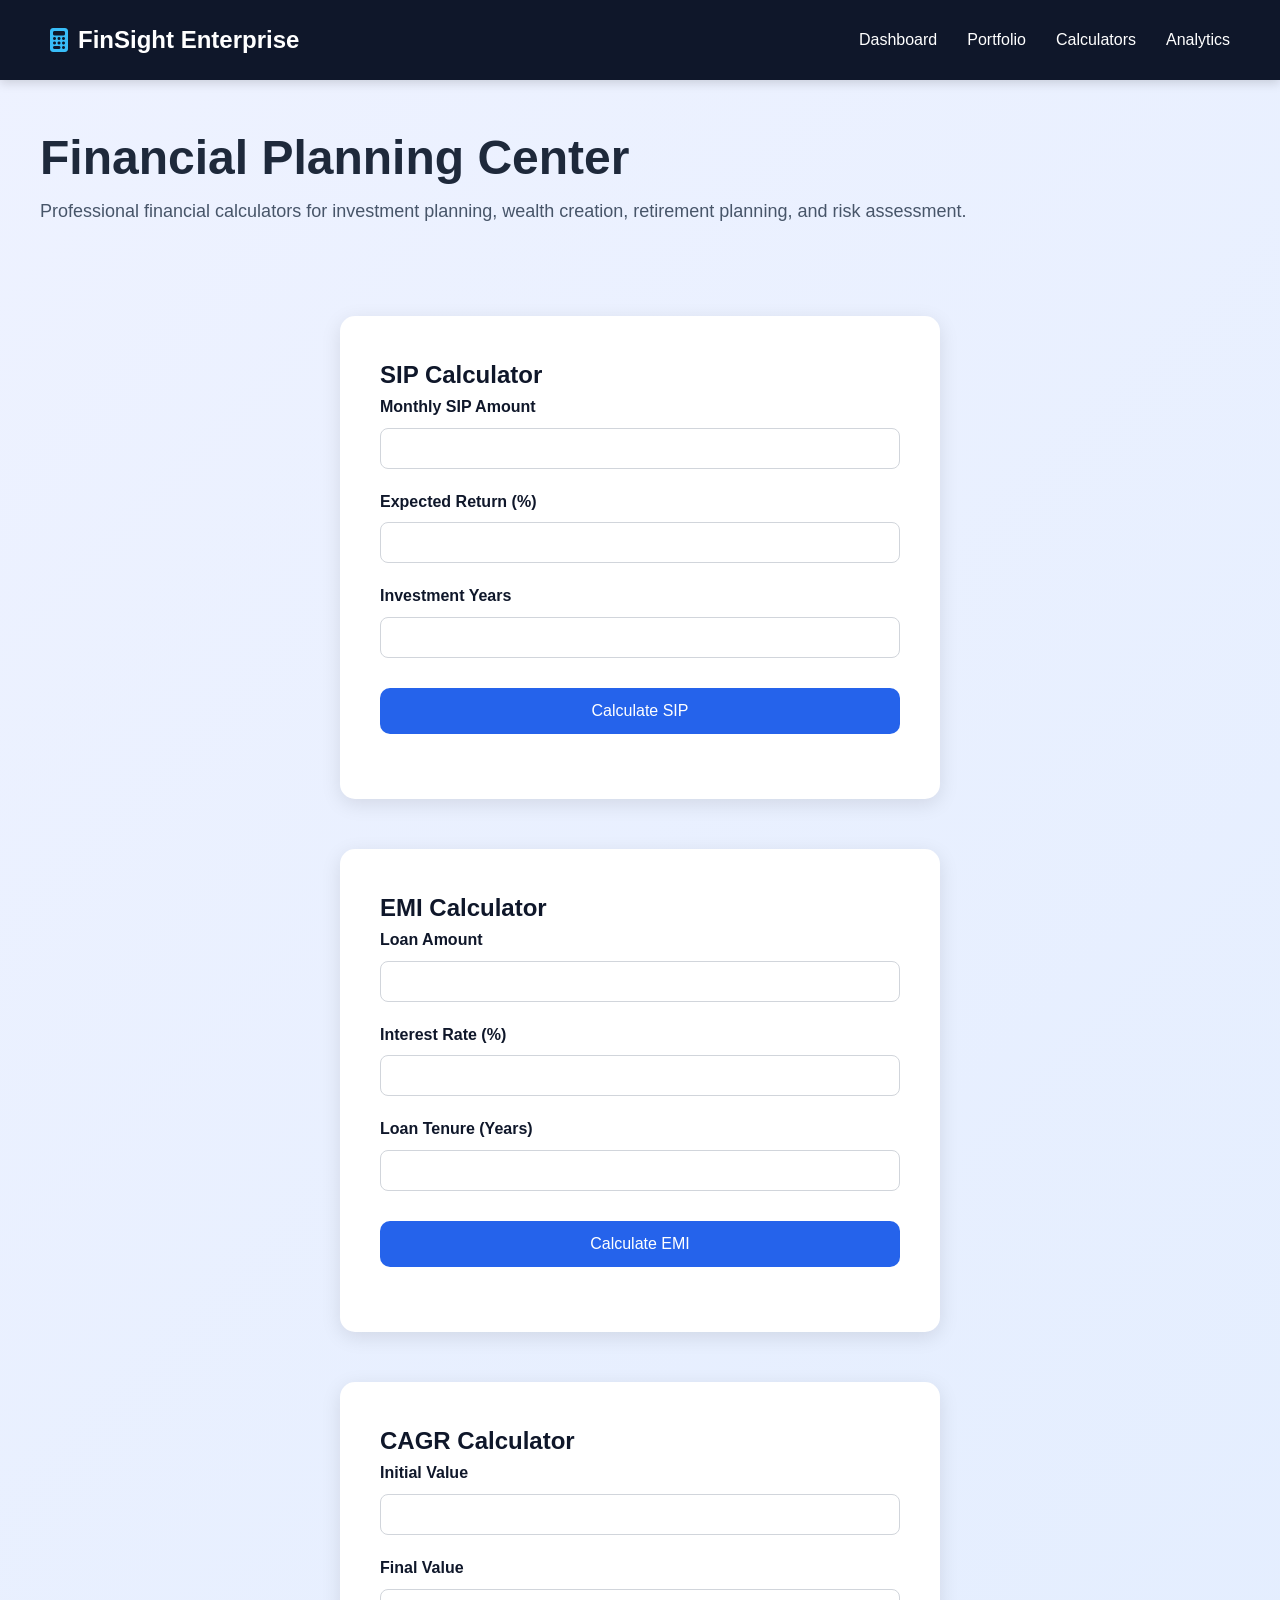
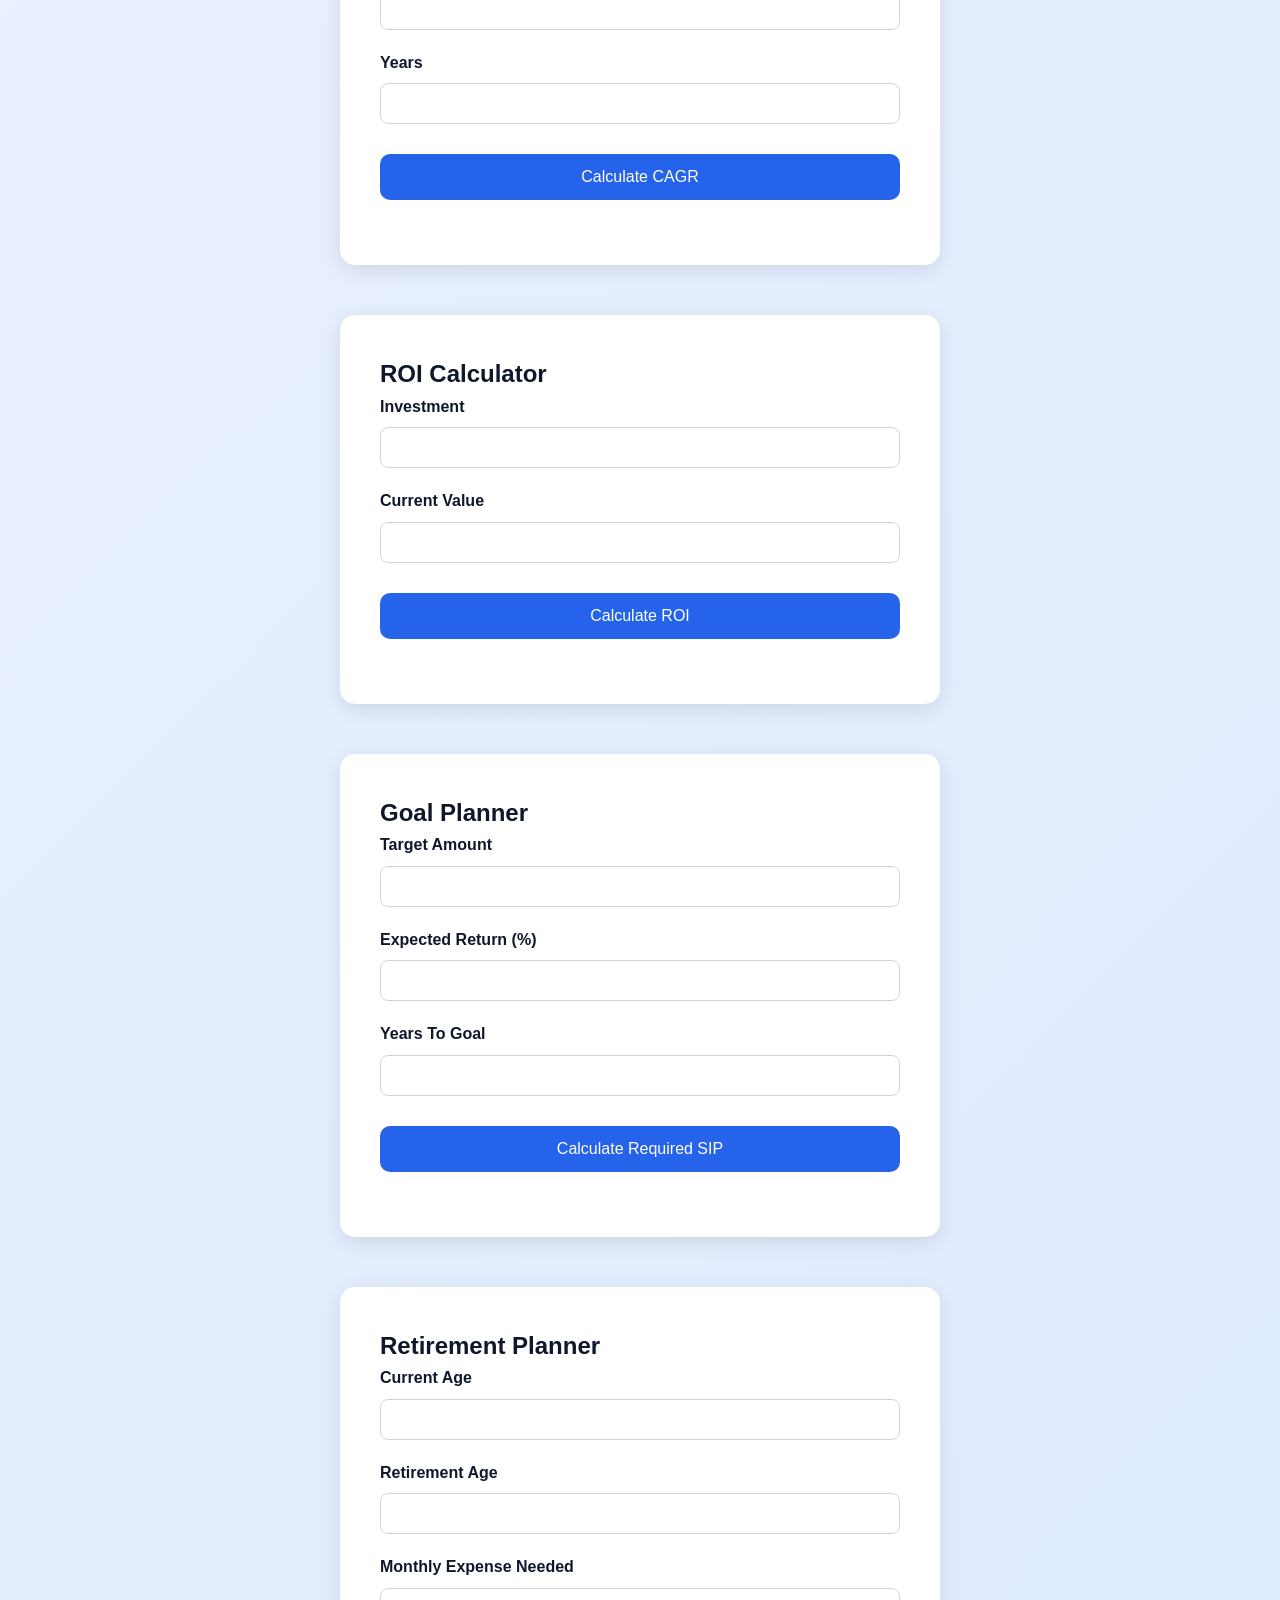
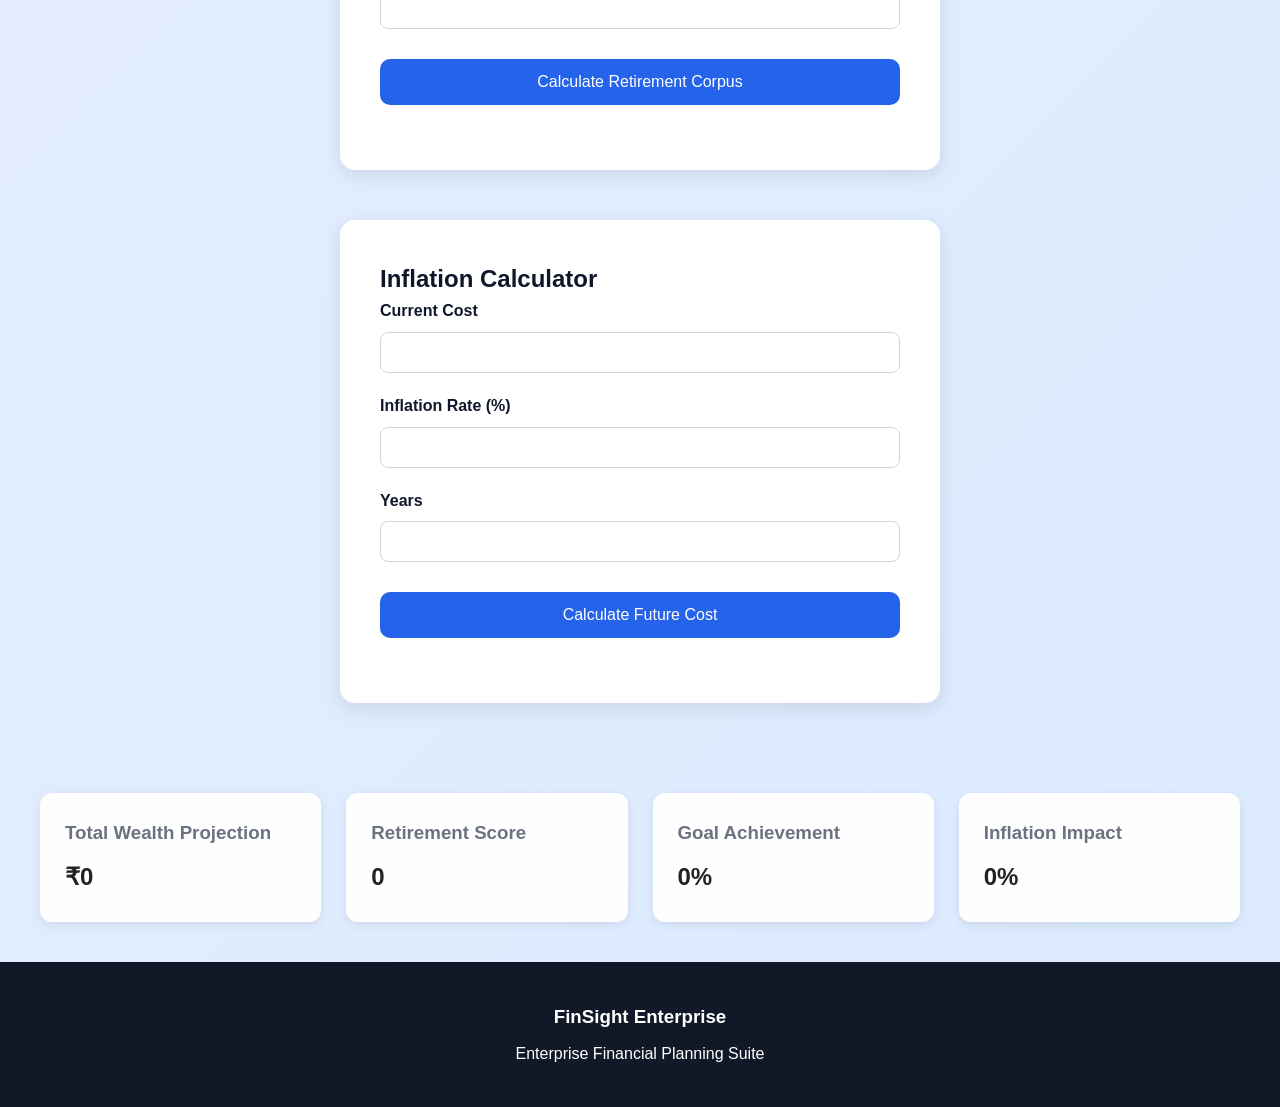
<file: calculators.html>
<!DOCTYPE html>
<html lang="en">

<head>

<meta charset="UTF-8">

<meta name="viewport"
content="width=device-width, initial-scale=1.0">

<title>
Financial Calculators | FinSight Enterprise
</title>

<link rel="stylesheet"
href="css/style.css">

<link rel="stylesheet"
href="https://cdnjs.cloudflare.com/ajax/libs/font-awesome/6.5.1/css/all.min.css">

</head>

<body>

<!-- NAVBAR -->

<nav class="navbar">

<div class="logo">

<i class="fa-solid fa-calculator"></i>

FinSight Enterprise

</div>

<ul class="nav-links">

<li><a href="dashboard.html">Dashboard</a></li>
<li><a href="portfolio.html">Portfolio</a></li>
<li><a href="calculators.html">Calculators</a></li>
<li><a href="analytics.html">Analytics</a></li>

</ul>

</nav>

<!-- HEADER -->

<section class="dashboard-container">

<h1>

Financial Planning Center

</h1>

<p>

Professional financial calculators
for investment planning,
wealth creation,
retirement planning,
and risk assessment.

</p>

</section>

<!-- SIP CALCULATOR -->

<section class="form-container">

<h2>

SIP Calculator

</h2>

<div class="form-group">

<label>Monthly SIP Amount</label>

<input
type="number"
id="sipAmount">

</div>

<div class="form-group">

<label>Expected Return (%)</label>

<input
type="number"
id="sipRate">

</div>

<div class="form-group">

<label>Investment Years</label>

<input
type="number"
id="sipYears">

</div>

<button
class="submit-btn"
onclick="calculateSIP()">

Calculate SIP

</button>

<h3 id="sipResult"></h3>

</section>

<!-- EMI CALCULATOR -->

<section class="form-container">

<h2>

EMI Calculator

</h2>

<div class="form-group">

<label>Loan Amount</label>

<input
type="number"
id="loanAmount">

</div>

<div class="form-group">

<label>Interest Rate (%)</label>

<input
type="number"
id="loanRate">

</div>

<div class="form-group">

<label>Loan Tenure (Years)</label>

<input
type="number"
id="loanYears">

</div>

<button
class="submit-btn"
onclick="calculateEMI()">

Calculate EMI

</button>

<h3 id="emiResult"></h3>

</section>

<!-- CAGR -->

<section class="form-container">

<h2>

CAGR Calculator

</h2>

<div class="form-group">

<label>Initial Value</label>

<input
type="number"
id="cagrInitial">

</div>

<div class="form-group">

<label>Final Value</label>

<input
type="number"
id="cagrFinal">

</div>

<div class="form-group">

<label>Years</label>

<input
type="number"
id="cagrYears">

</div>

<button
class="submit-btn"
onclick="calculateCAGR()">

Calculate CAGR

</button>

<h3 id="cagrResult"></h3>

</section>

<!-- ROI -->

<section class="form-container">

<h2>

ROI Calculator

</h2>

<div class="form-group">

<label>Investment</label>

<input
type="number"
id="roiInvestment">

</div>

<div class="form-group">

<label>Current Value</label>

<input
type="number"
id="roiCurrent">

</div>

<button
class="submit-btn"
onclick="calculateROIResult()">

Calculate ROI

</button>

<h3 id="roiResult"></h3>

</section>

<!-- GOAL PLANNER -->

<section class="form-container">

<h2>

Goal Planner

</h2>

<div class="form-group">

<label>Target Amount</label>

<input
type="number"
id="goalTarget">

</div>

<div class="form-group">

<label>Expected Return (%)</label>

<input
type="number"
id="goalReturn">

</div>

<div class="form-group">

<label>Years To Goal</label>

<input
type="number"
id="goalYears">

</div>

<button
class="submit-btn"
onclick="calculateGoalSIP()">

Calculate Required SIP

</button>

<h3 id="goalResult"></h3>

</section>

<!-- RETIREMENT -->

<section class="form-container">

<h2>

Retirement Planner

</h2>

<div class="form-group">

<label>Current Age</label>

<input
type="number"
id="currentAge">

</div>

<div class="form-group">

<label>Retirement Age</label>

<input
type="number"
id="retirementAge">

</div>

<div class="form-group">

<label>Monthly Expense Needed</label>

<input
type="number"
id="monthlyExpense">

</div>

<button
class="submit-btn"
onclick="calculateRetirement()">

Calculate Retirement Corpus

</button>

<h3 id="retirementResult"></h3>

</section>

<!-- INFLATION -->

<section class="form-container">

<h2>

Inflation Calculator

</h2>

<div class="form-group">

<label>Current Cost</label>

<input
type="number"
id="inflationCost">

</div>

<div class="form-group">

<label>Inflation Rate (%)</label>

<input
type="number"
id="inflationRate">

</div>

<div class="form-group">

<label>Years</label>

<input
type="number"
id="inflationYears">

</div>

<button
class="submit-btn"
onclick="calculateInflation()">

Calculate Future Cost

</button>

<h3 id="inflationResult"></h3>

</section>

<!-- WEALTH DASHBOARD -->

<section class="dashboard-container">

<div class="dashboard-grid">

<div class="dashboard-card">

<h3>Total Wealth Projection</h3>

<h2 id="wealthProjection">

₹0

</h2>

</div>

<div class="dashboard-card">

<h3>Retirement Score</h3>

<h2 id="retirementScore">

0

</h2>

</div>

<div class="dashboard-card">

<h3>Goal Achievement</h3>

<h2 id="goalAchievement">

0%

</h2>

</div>

<div class="dashboard-card">

<h3>Inflation Impact</h3>

<h2 id="inflationImpact">

0%

</h2>

</div>

</div>

</section>

<!-- FOOTER -->

<footer>

<div class="footer-content">

<h3>

FinSight Enterprise

</h3>

<p>

Enterprise Financial Planning Suite

</p>

</div>

</footer>

<script src="js/app.js"></script>
<script src="js/calculators.js"></script>

</body>

</html>
</file>
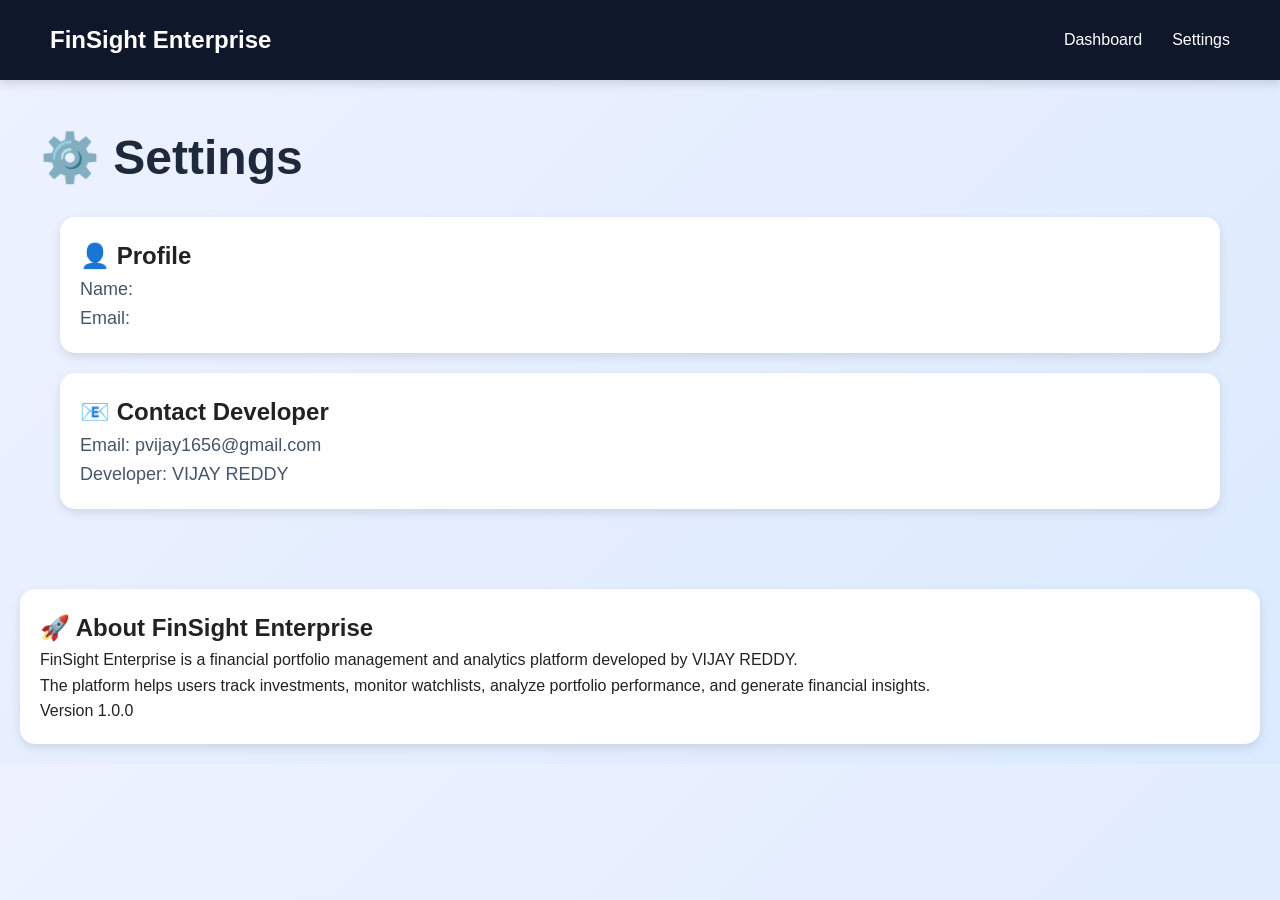
<file: settings.html>
<!DOCTYPE html>
<html lang="en">

<head>
<meta charset="UTF-8">
<meta name="viewport" content="width=device-width, initial-scale=1.0">

<title>Settings | FinSight Enterprise</title>

<link rel="stylesheet" href="css/style.css">
</head>

<body>

<nav class="navbar">

<div class="logo">
FinSight Enterprise
</div>

<ul class="nav-links">

<li><a href="dashboard.html">Dashboard</a></li>

<li><a href="settings.html">Settings</a></li>

</ul>

</nav>

<section class="dashboard-container">

<h1>⚙️ Settings</h1>

<div class="settings-card">

<h2>👤 Profile</h2>

<p>Name: <span id="userName"></span></p>

<p>Email: <span id="userEmail"></span></p>

</div>
  
<div class="settings-card">

<h2>📧 Contact Developer</h2>

<p>
Email: pvijay1656@gmail.com
</p>

<p>
Developer: VIJAY REDDY
</p>

</div>
</section>

<script>

const userData =
localStorage.getItem(
"finsight_user"
);

if(userData){

const user =
JSON.parse(userData);

document.getElementById(
"userName"
).innerText =
user.fullName || "User";

document.getElementById(
"userEmail"
).innerText =
user.email;

}

</script>
  
</body>

</html>

<div class="settings-card">

<h2>🚀 About FinSight Enterprise</h2>

<p>
FinSight Enterprise is a financial portfolio management and analytics platform developed by VIJAY REDDY.
</p>

<p>
The platform helps users track investments, monitor watchlists, analyze portfolio performance, and generate financial insights.
</p>

<p>
Version 1.0.0
</p>

</div>
</file>
<file: css/style.css>
/* =========================
   GLOBAL RESET
========================= */

*{
    margin:0;
    padding:0;
    box-sizing:border-box;
}

html{
    scroll-behavior:smooth;
}

body{
    font-family:'Segoe UI',sans-serif;
    background:#f4f7fc;
    color:#222;
    line-height:1.6;
}
   
/* =========================
   NAVBAR
========================= */

.navbar{
    width:100%;
    height:80px;
    background:#0f172a;
    color:white;

    display:flex;
    justify-content:space-between;
    align-items:center;

    padding:0 50px;

    position:sticky;
    top:0;

    z-index:1000;

    box-shadow:0 3px 10px rgba(0,0,0,.15);
}

.nav-tagline{
    color:white;
    font-size:18px;
    font-weight:500;
}

.logo{
    font-size:24px;
    font-weight:700;
    display:flex;
    align-items:center;
    gap:10px;
}

.logo i{
    color:#38bdf8;
}

.nav-links{
    list-style:none;
    display:flex;
    gap:30px;
}

.nav-links li a{
    text-decoration:none;
    color:white;
    font-weight:500;
    transition:.3s;
}

.nav-links li a:hover{
    color:#38bdf8;
}

/* =========================
   HERO SECTION
========================= */

.hero{
    min-height:90vh;

    display:flex;
    align-items:center;
    justify-content:center;

    text-align:center;

    padding:60px;

    background:
    linear-gradient(
    rgba(15,23,42,.90),
    rgba(15,23,42,.90)
    ),
    url('https://images.unsplash.com/photo-1559526324-593bc073d938');

    background-size:cover;
    background-position:center;
}

.hero-content{
    max-width:900px;
    color:white;
}

.hero-content h1{
    font-size:60px;
    margin-bottom:25px;
    line-height:1.2;
}

.hero-content p{
    font-size:22px;
    color:#d1d5db;
    margin-bottom:40px;
}

/* =========================
   BUTTONS
========================= */

.hero-buttons{
    display:flex;
    justify-content:center;
    gap:20px;
    flex-wrap:wrap;
}

.btn-primary{
    background:#0ea5e9;
    color:white;
    padding:15px 35px;
    border-radius:8px;
    text-decoration:none;
    transition:.3s;
}

.btn-primary:hover{
    background:#0284c7;
}

.btn-secondary{
    background:white;
    color:#111827;
    padding:15px 35px;
    border-radius:8px;
    text-decoration:none;
    transition:.3s;
}

.btn-secondary:hover{
    background:#e5e7eb;
}

/* =========================
   FEATURES
========================= */

.features{
    padding:100px 60px;
}

.features h2{
    text-align:center;
    margin-bottom:60px;
    font-size:40px;
}

.feature-grid{
    display:grid;
    grid-template-columns:
    repeat(auto-fit,minmax(280px,1fr));

    gap:30px;
}

.feature-card{
    background:white;
    padding:35px;
    border-radius:15px;

    box-shadow:
    0 5px 15px rgba(0,0,0,.08);

    transition:.3s;
}

.feature-card:hover{
    transform:translateY(-10px);
}

.feature-card i{
    font-size:45px;
    color:#0ea5e9;
    margin-bottom:20px;
}

.feature-card h3{
    margin-bottom:15px;
}

.feature-card p{
    color:#555;
}

/* =========================
   STATISTICS
========================= */

.statistics{
    padding:80px 50px;

    background:#0f172a;

    display:grid;
    grid-template-columns:
    repeat(auto-fit,minmax(250px,1fr));

    gap:30px;
}

.stat-card{
    background:white;
    text-align:center;
    padding:40px;
    border-radius:12px;
}

.stat-card h3{
    font-size:40px;
    color:#0ea5e9;
}

.stat-card p{
    margin-top:10px;
}

/* =========================
   FOOTER
========================= */

footer{
    background:#111827;
    color:white;

    padding:40px;
    text-align:center;
}

.footer-content h3{
    margin-bottom:10px;
}

/* =========================
   DASHBOARD CARDS
========================= */

.dashboard-container{
    padding:40px;
}

.dashboard-grid{
    display:grid;

    grid-template-columns:
    repeat(auto-fit,minmax(250px,1fr));

    gap:25px;
}

.dashboard-card{
    background:rgba(255,255,255,0.95);
    backdrop-filter:blur(10px);

    border-radius:12px;

    padding:25px;

    box-shadow:
    0 3px 10px rgba(0,0,0,.08);
}

.dashboard-card h3{
    color:#6b7280;
}

.dashboard-card h2{
    margin-top:10px;
}

/* =========================
   FORMS
========================= */

.form-container{

    max-width:600px;

    margin:50px auto;

    background:white;

    padding:40px;

    border-radius:15px;

    box-shadow:
    0 5px 20px rgba(0,0,0,.10);

}

.form-group{
    margin-bottom:20px;
}

.form-group label{
    display:block;
    margin-bottom:8px;
    font-weight:600;
}

.form-group input,
.form-group select{

    width:100%;

    padding:12px;

    border:1px solid #d1d5db;

    border-radius:8px;
}

.submit-btn{
    width:100%;
    border:none;
    cursor:pointer;

    background:#0ea5e9;
    color:white;

    padding:15px;

    border-radius:8px;
    margin-top:10px;
    margin-bottom:25px;

    font-size:16px;
}

.submit-btn:hover{
    background:#0284c7;
}

/* =========================
   TABLES
========================= */

.table-container{
    padding:40px;
}

table{
    width:100%;
    border-collapse:collapse;
    background:rgba(255,255,255,0.95);
}

table thead{
    background:#0f172a;
    color:white;
}

table th,
table td{
    padding:15px;
    border:1px solid #ddd;
    text-align:center;
}

table tr:hover{
    background:#f8fafc;
}

/* =========================
   CHART CONTAINERS
========================= */

.chart-card{
    background:rgba(255,255,255,0.95);
    backdrop-filter:blur(10px);

    padding:25px;

    border-radius:15px;

    box-shadow:
    0 3px 10px rgba(0,0,0,.08);

    margin-top:30px;
}

.chart-card canvas{
    width:100%;
}

/* =========================
   DARK MODE
========================= */

.dark-mode{
    background:#0f172a;
    color:white;
}

.dark-mode .feature-card,
.dark-mode .dashboard-card,
.dark-mode .form-container,
.dark-mode .chart-card{
    background:#1e293b;
    color:white;
}

/* =========================
   RESPONSIVE
========================= */

@media(max-width:992px){

    .navbar{
        flex-direction:column;
        height:auto;
        padding:20px;
    }

    .nav-links{
        flex-wrap:wrap;
        justify-content:center;
        margin-top:15px;
    }

    .hero-content h1{
        font-size:42px;
    }

}

@media(max-width:768px){

    .hero-content h1{
        font-size:34px;
    }

    .hero-content p{
        font-size:18px;
    }

    .features{
        padding:50px 20px;
    }

    .statistics{
        padding:40px 20px;
    }

}

@media(max-width:480px){

    .hero-buttons{
        flex-direction:column;
    }

    .btn-primary,
    .btn-secondary{
        width:100%;
    }

}
.form-container label{
    color:#0f172a !important;
    font-weight:700;
}

.form-container h2{
    color:#0f172a !important;
}

.form-container{
    background:white;
    padding:40px;
    border-radius:15px;
    box-shadow:0 5px 20px rgba(0,0,0,.10);
}

.dashboard-bg{
    background:
    linear-gradient(
        rgba(15,23,42,0.85),
        rgba(15,23,42,0.85)
    ),
    url('https://images.unsplash.com/photo-1611974789855-9c2a0a7236a3?auto=format&fit=crop&w=1600&q=80');

    background-size:cover;
    background-position:center;
    background-attachment:fixed;
}
/* LOGIN PAGE */

body{
    background:
    linear-gradient(
        135deg,
        #eef2ff,
        #dbeafe
    );
}
.auth-section{
    min-height:calc(100vh - 80px);
    display:flex;
    justify-content:center;
    align-items:center;
    padding:30px;
}

.auth-container{
    display:flex;
    max-width:1100px;
    width:100%;
    background:white;
    border-radius:25px;
    overflow:hidden;
    box-shadow:0 15px 40px rgba(0,0,0,0.15);
}
.auth-left{
    width:50%;

    background:linear-gradient(
        135deg,
        #2563eb,
        #7c3aed
    );

    color:white;
    padding:50px;
}
.auth-right{

    padding:70px;

    display:flex;
    flex-direction:column;
    justify-content:center;
}

.auth-left img{
    width:100%;
    height:250px;
    object-fit:cover;
    border-radius:20px;
    margin-top:20px;
}


.badge{
    display:inline-block;
    background:#3b82f6;
    padding:10px 20px;
    border-radius:30px;
    margin-bottom:25px;
}

.feature{
    background:
    rgba(255,255,255,.15);

    padding:15px;

    border-radius:12px;

    margin-bottom:15px;
}

.submit-btn{
    width:100%;
    background:#2563eb;
    color:white;
    border:none;
    padding:14px;
    border-radius:10px;
    font-size:16px;
    cursor:pointer;
}

.submit-btn:hover{
    opacity:0.9;
}

.google-btn{
    width:100%;
    padding:14px;
    border-radius:10px;
    border:1px solid #ddd;
    background:white;
    margin-bottom:12px;
}

.github-btn{
    width:100%;
    padding:14px;
    border-radius:10px;
    background:#24292e;
    color:white;
    border:none;
}

.auth-right h2::after{
    content:"";
    display:block;
    width:60px;
    height:4px;
    background:#2563eb;
    margin:15px auto;
    border-radius:10px;
}

.auth-right h2::after{
    content:"";
    display:block;
    width:60px;
    height:4px;
    background:#2563eb;
    margin:15px auto;
    border-radius:10px;
}

.auth-left h1{
    font-size:48px;
    margin-bottom:20px;
}

.auth-left p{
    font-size:18px;
    margin-bottom:30px;
}
.divider{
    display:flex;
    align-items:center;
    margin:25px 0;
}

.divider::before,
.divider::after{
    content:"";
    flex:1;
    height:1px;
    background:#d1d5db;
}

.divider span{
    margin:0 15px;
    font-weight:600;
    color:#666;
}

.remember-forgot{
    display:flex;
    justify-content:space-between;
    align-items:center;
    margin:20px 0 30px 0;
}

.remember-forgot a{
    text-decoration:none;
    color:#2563eb;
    font-weight:500;
}

.register-link{
    text-align:center;
    margin-top:20px;
    font-size:16px;
}

.register-link a{
    color:#2563eb;
    text-decoration:none;
    font-weight:600;
}

.welcome-card{
    background:#ffffff;
    padding:20px;
    border-radius:12px;
    margin-top:20px;
    margin-bottom:20px;
    box-shadow:0 2px 10px rgba(0,0,0,0.1);
}

.welcome-card h2{
    margin-bottom:10px;
}

.welcome-card{
    background:rgba(255,255,255,0.95);
    color:#111827;
    padding:25px;
    border-radius:15px;
    margin-top:20px;
    margin-bottom:25px;
    box-shadow:0 8px 20px rgba(0,0,0,0.15);
}

.welcome-card h2{
    color:#2563eb;
    margin-bottom:10px;
}

.welcome-card p{
    color:#374151;
}
/* Dashboard Header */

.dashboard-container h1{
    color:#1e293b;
    font-size:48px;
    font-weight:700;
}

.dashboard-container p{
    color:#475569;
    font-size:18px;
}
/* Force Dashboard Header Visibility */

.dashboard-container h1{
    color:#1e293b;
    font-size:48px;
    font-weight:700;

}

.dashboard-container p{
    color:#475569;
    font-size:18px;
}
/* Portfolio Background */
.portfolio-bg{
    background: linear-gradient(
        135deg,
        #eef2ff,
        #dbeafe
    );
    min-height:100vh;
}

/* Watchlist Background */
.watchlist-bg{
    background: linear-gradient(
        135deg,
        #ecfeff,
        #cffafe
    );
    min-height:100vh;
}

.dashboard-bg .dashboard-container{
    position: relative;
    z-index: 10;
}
/* Welcome Card */

.welcome-card{
    background: white;
    padding: 25px;
    border-radius: 20px;
    margin-top: 20px;
    margin-bottom: 30px;
}

.welcome-card h2{
    color: #2563eb;
    margin-bottom: 10px;
}

.settings-card{

background:white;

padding:20px;

border-radius:15px;

margin:20px;

box-shadow:0 4px 10px rgba(0,0,0,0.1);

}

.portfolio-bg{
    background:
    linear-gradient(rgba(255,255,255,0.85),
    rgba(255,255,255,0.85)),
    url("https://images.unsplash.com/photo-1611974789855-9c2a0a7236a3");
    background-size: cover;
    background-attachment: fixed;
}

.watchlist-bg{
    background:
    linear-gradient(rgba(255,255,255,0.85),
    rgba(255,255,255,0.85)),
    url("https://images.unsplash.com/photo-1642790106117-e829e14a795f");
    background-size: cover;
    background-attachment: fixed;
}
.analytics-bg{
    background:
    linear-gradient(rgba(255,255,255,0.85),
    rgba(255,255,255,0.85)),
    url("https://images.unsplash.com/photo-1551288049-bebda4e38f71");
    background-size: cover;
    background-attachment: fixed;
}
.reports-bg{
    background:
    linear-gradient(rgba(255,255,255,0.85),
    rgba(255,255,255,0.85)),
    url("https://images.unsplash.com/photo-1454165804606-c3d57bc86b40");
    background-size: cover;
    background-attachment: fixed;
}
/* Portfolio Header */

.portfolio-header{

display:flex;

justify-content:space-between;

align-items:center;

margin-bottom:35px;

}

.portfolio-header h1{

font-size:42px;

color:white;

margin-bottom:10px;

}

.portfolio-header p{

color:#b6bcc8;

font-size:18px;

}

.portfolio-buttons{

display:flex;

gap:15px;

}

.primary-btn{

background:#4f46e5;

color:white;

padding:12px 24px;

border:none;

border-radius:12px;

font-size:16px;

cursor:pointer;

}

.primary-btn:hover{

background:#4338ca;

}

.secondary-btn{

background:#1f2937;

color:white;

padding:12px 24px;

border:1px solid #374151;

border-radius:12px;

cursor:pointer;

}

.secondary-btn:hover{

background:#374151;

}
/* ===========================
   PORTFOLIO TABLE
=========================== */

.table-card{

background:white;

border-radius:18px;

padding:25px;

box-shadow:0 8px 20px rgba(0,0,0,.08);

}

.table-header{

display:flex;

justify-content:space-between;

align-items:center;

margin-bottom:20px;

}

.table-header h2{

font-size:28px;

color:#111827;

}

.table-header p{

color:#6b7280;

margin-top:5px;

}

.table-actions{

display:flex;

gap:12px;

}

.portfolio-table{

width:100%;

border-collapse:collapse;

overflow:hidden;

border-radius:12px;

}

.portfolio-table thead{

background:#111827;

color:white;

}

.portfolio-table th{

padding:18px;

font-size:15px;

}

.portfolio-table td{

padding:16px;

text-align:center;

border-bottom:1px solid #e5e7eb;

}

.portfolio-table tbody tr:hover{

background:#f8fafc;

transition:.3s;

}
/* ===========================
   ANALYTICS SECTION
=========================== */

.section-title{

margin-bottom:25px;

}

.section-title h2{

font-size:32px;

color:#111827;

margin-bottom:6px;

}

.section-title p{

color:#6b7280;

}

.analytics-grid{

display:grid;

grid-template-columns:repeat(2,1fr);

gap:25px;

}

.dashboard-card:hover{

transform:translateY(-5px);

}

.chart-card canvas{

max-height:260px;

}

.chart-header{

display:flex;

justify-content:space-between;

align-items:center;

margin-bottom:15px;

}

.chart-header span{

background:#eef2ff;

color:#4f46e5;

padding:6px 12px;

border-radius:20px;

font-size:13px;

font-weight:600;

}

.insight-card{

background:white;

padding:25px;

border-radius:18px;

box-shadow:0 10px 30px rgba(0,0,0,.08);

margin-top:20px;

}

.insight-card h2{

margin-bottom:20px;

}

.insight-card ul{

padding-left:20px;

}

.insight-card li{

margin-bottom:12px;

color:#374151;

}

@media(max-width:900px){

.analytics-grid{

grid-template-columns:1fr;

}

}
/* ===========================
   PORTFOLIO TABLE DESIGN
=========================== */

.asset-cell{

display:flex;

align-items:center;

gap:12px;

}

.asset-icon{

width:45px;

height:45px;

border-radius:12px;

background:#eef2ff;

display:flex;

justify-content:center;

align-items:center;

color:#4f46e5;

font-size:20px;

}

.type-badge{

padding:6px 14px;

border-radius:30px;

font-size:13px;

font-weight:600;

}

.stock{

background:#dcfce7;

color:#166534;

}

.crypto{

background:#fef3c7;

color:#92400e;

}

.gold{

background:#fef9c3;

color:#854d0e;

}

.profit-badge{

background:#dcfce7;

color:#15803d;

padding:8px 14px;

border-radius:25px;

font-weight:700;

}

.loss-badge{

background:#fee2e2;

color:#dc2626;

padding:8px 14px;

border-radius:25px;

font-weight:700;

}

.icon-btn{

width:38px;

height:38px;

border:none;

background:#eef2ff;

color:#4f46e5;

border-radius:10px;

cursor:pointer;

margin-right:5px;

}

.icon-btn:hover{

background:#4f46e5;

color:white;

}

.icon-btn.delete{

background:#fee2e2;

color:#dc2626;

}

.icon-btn.delete:hover{

background:#dc2626;

color:white;

}
.search-wrapper{

display:flex;

align-items:center;

background:white;

border-radius:12px;

padding:0 15px;

box-shadow:0 8px 20px rgba(0,0,0,.08);

}

.search-wrapper i{

color:#6b7280;

margin-right:10px;

}

.search-box{

border:none;

outline:none;

padding:15px;

width:100%;

background:transparent;

font-size:16px;

}
/* ===========================
   PREMIUM KPI CARDS
=========================== */

.stats-grid{

display:grid;

grid-template-columns:repeat(auto-fit,minmax(250px,1fr));

gap:25px;

margin-bottom:30px;

}

.stat-box{

display:flex;

justify-content:space-between;

align-items:center;

padding:28px;

border-radius:18px;

color:white;

box-shadow:0 12px 25px rgba(0,0,0,.15);

transition:.3s;

}

.stat-box:hover{

transform:translateY(-6px);

}

.investment{

background:linear-gradient(135deg,#2563eb,#1d4ed8);

}

.value{

background:linear-gradient(135deg,#059669,#047857);

}

.profit{

background:linear-gradient(135deg,#7c3aed,#6d28d9);

}

.roi{

background:linear-gradient(135deg,#ea580c,#c2410c);

}

.stat-box p{

opacity:.9;

margin-bottom:10px;

font-size:15px;

}

.stat-box h2{

font-size:34px;

}

.stat-box i{

font-size:42px;

opacity:.85;

}
</file>
